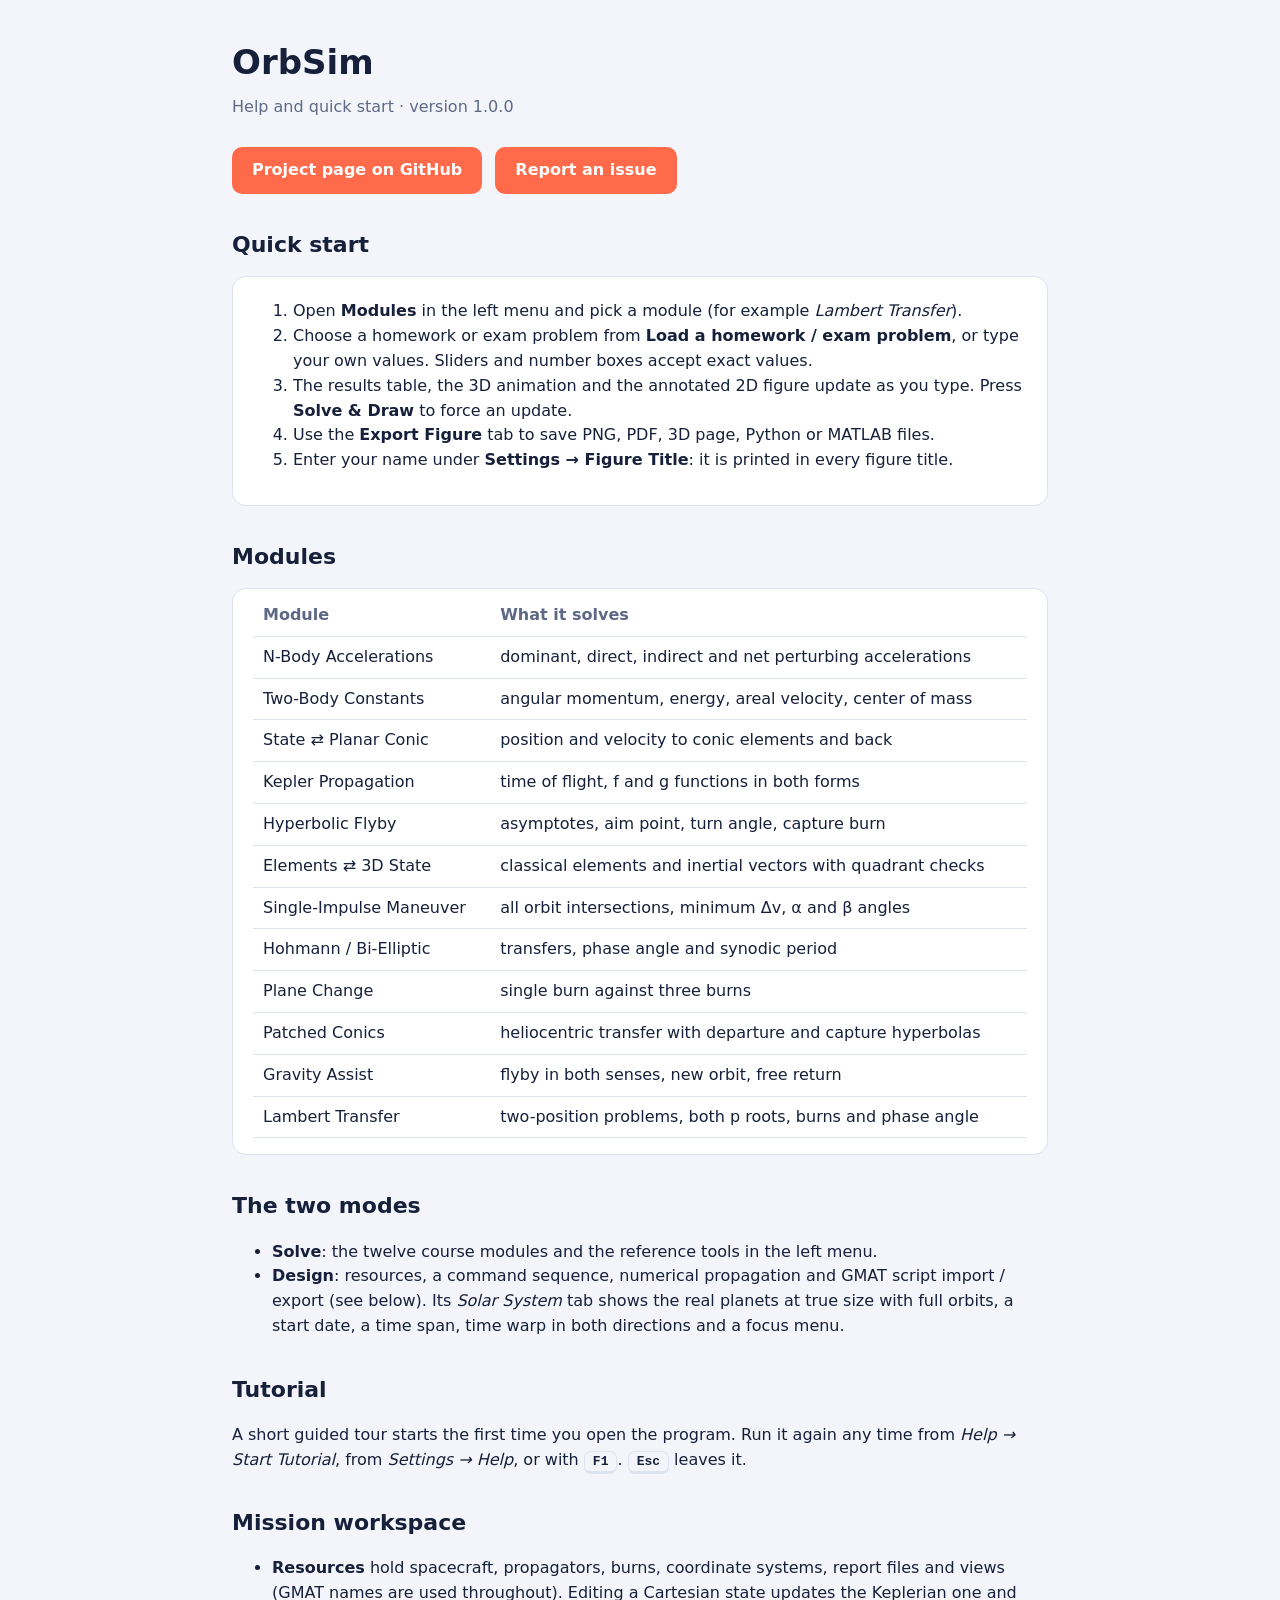
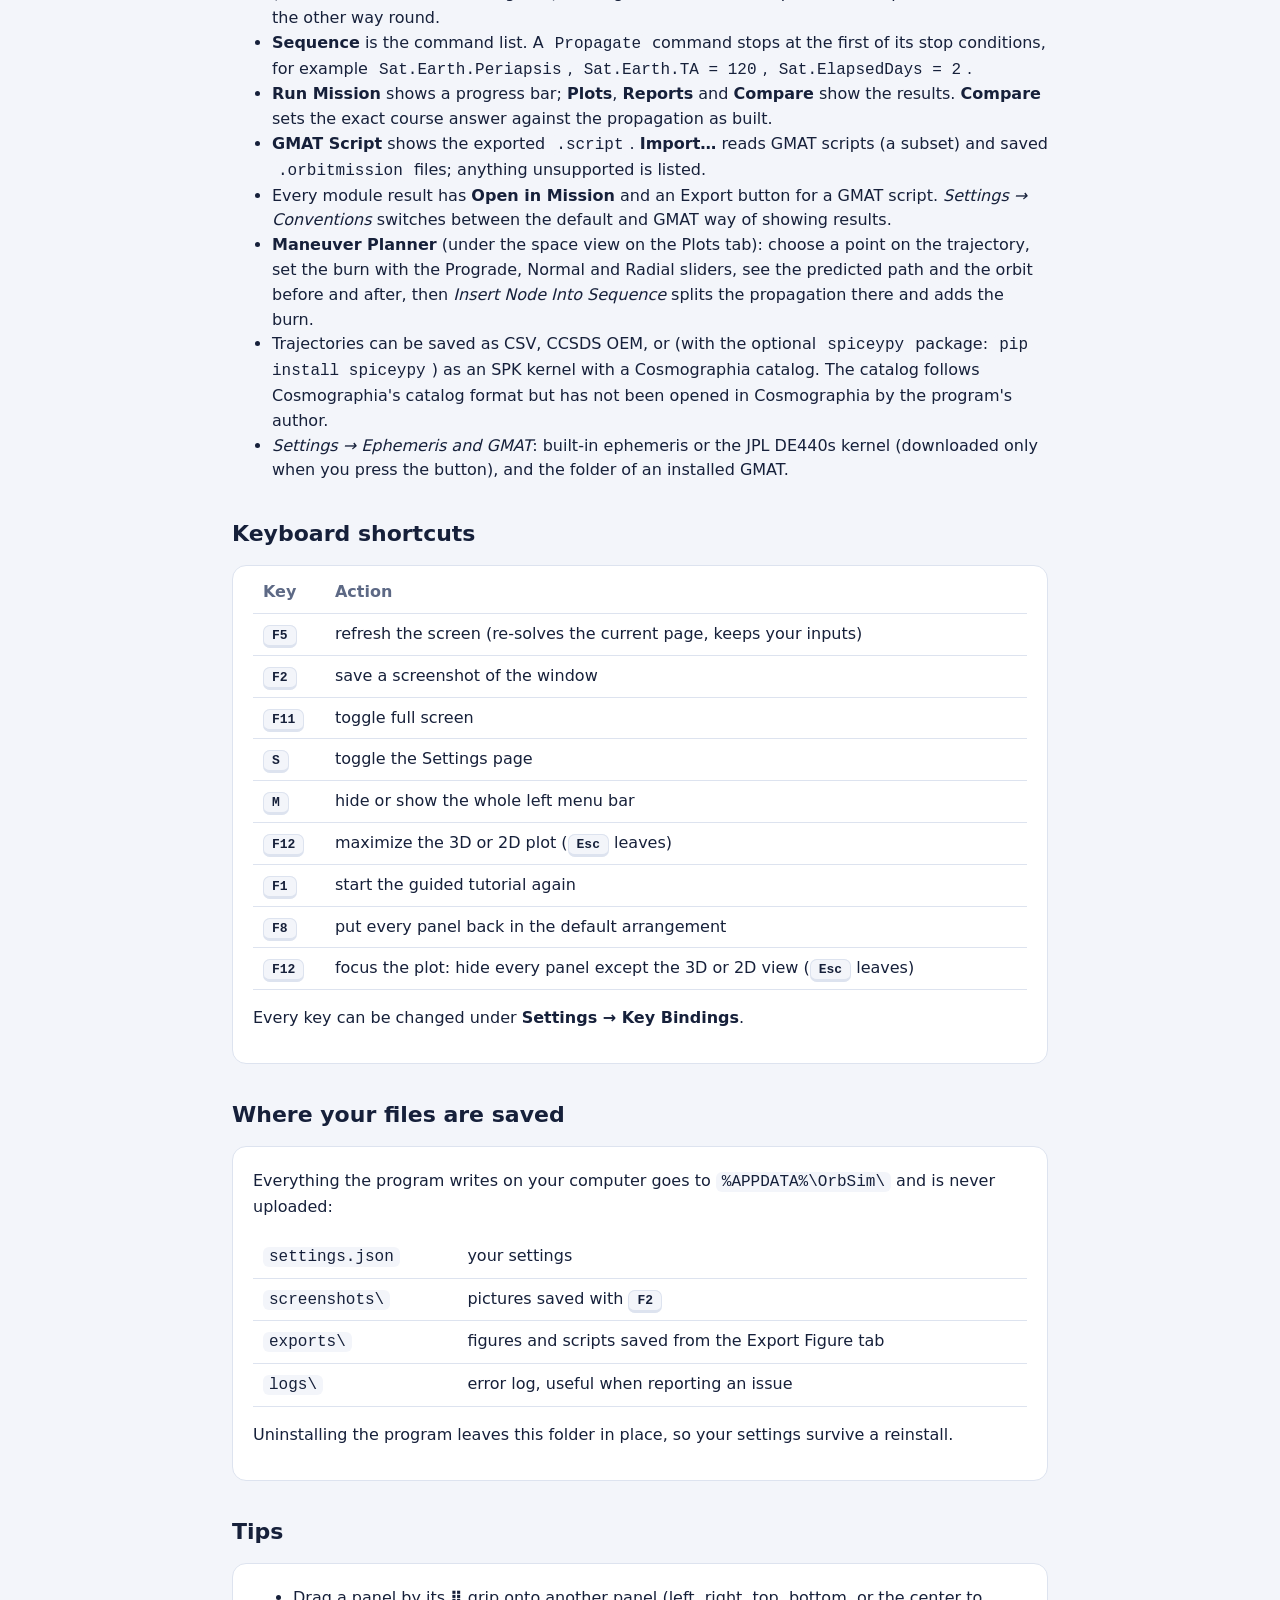
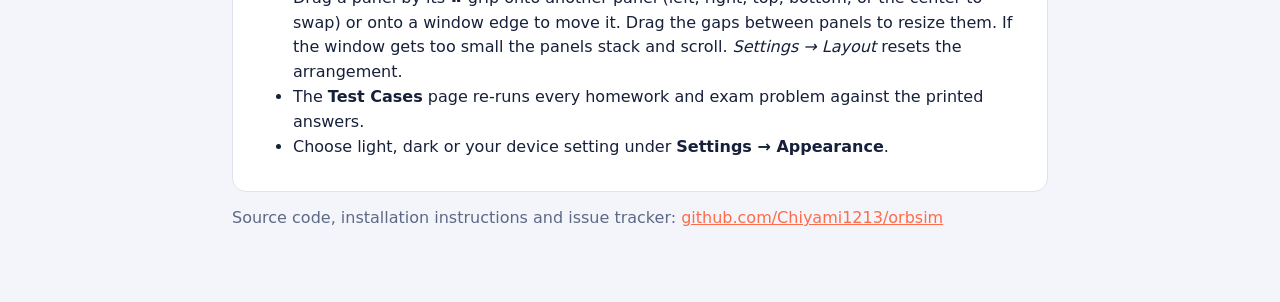
<file: docs/help.html>
<!doctype html>
<html lang="en">
<head>
<meta charset="utf-8">
<meta name="viewport" content="width=device-width,initial-scale=1">
<title>OrbSim Help</title>
<style>
:root{color-scheme:light dark;--bg:#f3f5fa;--card:#fff;--line:#dde3ef;--text:#16203a;--muted:#5d6985;--accent:#ff6b4a}
@media (prefers-color-scheme:dark){:root{--bg:#0f1628;--card:#162039;--line:#223152;--text:#e8ecf5;--muted:#9aa6bf}}
*{box-sizing:border-box}body{margin:0;background:var(--bg);color:var(--text);font:16px/1.55 "Segoe UI",system-ui,sans-serif}
main{max-width:860px;margin:0 auto;padding:36px 22px 60px}
h1{font-size:34px;margin:0 0 6px}h2{margin:34px 0 10px;font-size:22px}h3{margin:18px 0 6px}
.sub{color:var(--muted);margin:0 0 22px}
.card{background:var(--card);border:1px solid var(--line);border-radius:14px;padding:6px 20px 16px;margin:14px 0}
a{color:var(--accent)}kbd{border:1px solid var(--line);border-bottom-width:3px;border-radius:7px;padding:2px 8px;font:600 13px ui-monospace,Consolas,monospace;background:var(--bg)}
table{width:100%;border-collapse:collapse}td,th{padding:8px 10px;border-bottom:1px solid var(--line);text-align:left;vertical-align:top}th{color:var(--muted);font-weight:600}
code{font-family:ui-monospace,Consolas,monospace;background:var(--bg);padding:1px 6px;border-radius:6px}
.btn{display:inline-block;background:var(--accent);color:#fff;text-decoration:none;font-weight:700;border-radius:10px;padding:11px 20px;margin:6px 8px 0 0}
</style>
</head>
<body>
<main>
<h1>OrbSim</h1>
<p class="sub">Help and quick start · version 1.0.0</p>
<a class="btn" href="https://github.com/Chiyami1213/orbsim">Project page on GitHub</a>
<a class="btn" href="https://github.com/Chiyami1213/orbsim/issues">Report an issue</a>

<h2>Quick start</h2>
<div class="card">
<ol>
<li>Open <b>Modules</b> in the left menu and pick a module (for example <i>Lambert Transfer</i>).</li>
<li>Choose a homework or exam problem from <b>Load a homework / exam problem</b>, or type your own values. Sliders and number boxes accept exact values.</li>
<li>The results table, the 3D animation and the annotated 2D figure update as you type. Press <b>Solve &amp; Draw</b> to force an update.</li>
<li>Use the <b>Export Figure</b> tab to save PNG, PDF, 3D page, Python or MATLAB files.</li>
<li>Enter your name under <b>Settings → Figure Title</b>: it is printed in every figure title.</li>
</ol>
</div>

<h2>Modules</h2>
<div class="card"><table>
<tr><th>Module</th><th>What it solves</th></tr>
<tr><td>N-Body Accelerations</td><td>dominant, direct, indirect and net perturbing accelerations</td></tr>
<tr><td>Two-Body Constants</td><td>angular momentum, energy, areal velocity, center of mass</td></tr>
<tr><td>State ⇄ Planar Conic</td><td>position and velocity to conic elements and back</td></tr>
<tr><td>Kepler Propagation</td><td>time of flight, f and g functions in both forms</td></tr>
<tr><td>Hyperbolic Flyby</td><td>asymptotes, aim point, turn angle, capture burn</td></tr>
<tr><td>Elements ⇄ 3D State</td><td>classical elements and inertial vectors with quadrant checks</td></tr>
<tr><td>Single-Impulse Maneuver</td><td>all orbit intersections, minimum Δv, α and β angles</td></tr>
<tr><td>Hohmann / Bi-Elliptic</td><td>transfers, phase angle and synodic period</td></tr>
<tr><td>Plane Change</td><td>single burn against three burns</td></tr>
<tr><td>Patched Conics</td><td>heliocentric transfer with departure and capture hyperbolas</td></tr>
<tr><td>Gravity Assist</td><td>flyby in both senses, new orbit, free return</td></tr>
<tr><td>Lambert Transfer</td><td>two-position problems, both p roots, burns and phase angle</td></tr>
</table></div>

<h2>The two modes</h2>
<ul>
<li><b>Solve</b>: the twelve course modules and the reference tools in the left menu.</li>
<li><b>Design</b>: resources, a command sequence, numerical propagation and GMAT script import / export (see below). Its <i>Solar System</i> tab shows the real planets at true size with full orbits, a start date, a time span, time warp in both directions and a focus menu.</li>
</ul>

<h2>Tutorial</h2>
<p>A short guided tour starts the first time you open the program. Run it again any time from <i>Help → Start Tutorial</i>, from <i>Settings → Help</i>, or with <kbd>F1</kbd>. <kbd>Esc</kbd> leaves it.</p>

<h2>Mission workspace</h2>
<ul>
<li><b>Resources</b> hold spacecraft, propagators, burns, coordinate systems, report files and views (GMAT names are used throughout). Editing a Cartesian state updates the Keplerian one and the other way round.</li>
<li><b>Sequence</b> is the command list. A <code>Propagate</code> command stops at the first of its stop conditions, for example <code>Sat.Earth.Periapsis</code>, <code>Sat.Earth.TA = 120</code>, <code>Sat.ElapsedDays = 2</code>.</li>
<li><b>Run Mission</b> shows a progress bar; <b>Plots</b>, <b>Reports</b> and <b>Compare</b> show the results. <b>Compare</b> sets the exact course answer against the propagation as built.</li>
<li><b>GMAT Script</b> shows the exported <code>.script</code>. <b>Import…</b> reads GMAT scripts (a subset) and saved <code>.orbitmission</code> files; anything unsupported is listed.</li>
<li>Every module result has <b>Open in Mission</b> and an Export button for a GMAT script. <i>Settings → Conventions</i> switches between the default and GMAT way of showing results.</li>
<li><b>Maneuver Planner</b> (under the space view on the Plots tab): choose a point on the trajectory, set the burn with the Prograde, Normal and Radial sliders, see the predicted path and the orbit before and after, then <i>Insert Node Into Sequence</i> splits the propagation there and adds the burn.</li>
<li>Trajectories can be saved as CSV, CCSDS OEM, or (with the optional <code>spiceypy</code> package: <code>pip install spiceypy</code>) as an SPK kernel with a Cosmographia catalog. The catalog follows Cosmographia's catalog format but has not been opened in Cosmographia by the program's author.</li>
<li><i>Settings → Ephemeris and GMAT</i>: built-in ephemeris or the JPL DE440s kernel (downloaded only when you press the button), and the folder of an installed GMAT.</li>
</ul>

<h2>Keyboard shortcuts</h2>
<div class="card"><table>
<tr><th>Key</th><th>Action</th></tr>
<tr><td><kbd>F5</kbd></td><td>refresh the screen (re-solves the current page, keeps your inputs)</td></tr>
<tr><td><kbd>F2</kbd></td><td>save a screenshot of the window</td></tr>
<tr><td><kbd>F11</kbd></td><td>toggle full screen</td></tr>
<tr><td><kbd>S</kbd></td><td>toggle the Settings page</td></tr>
<tr><td><kbd>M</kbd></td><td>hide or show the whole left menu bar</td></tr>
<tr><td><kbd>F12</kbd></td><td>maximize the 3D or 2D plot (<kbd>Esc</kbd> leaves)</td></tr>
<tr><td><kbd>F1</kbd></td><td>start the guided tutorial again</td></tr>
<tr><td><kbd>F8</kbd></td><td>put every panel back in the default arrangement</td></tr>
<tr><td><kbd>F12</kbd></td><td>focus the plot: hide every panel except the 3D or 2D view (<kbd>Esc</kbd> leaves)</td></tr>
</table>
<p>Every key can be changed under <b>Settings → Key Bindings</b>.</p></div>

<h2>Where your files are saved</h2>
<div class="card">
<p>Everything the program writes on your computer goes to <code>%APPDATA%\OrbSim\</code> and is never uploaded:</p>
<table>
<tr><td><code>settings.json</code></td><td>your settings</td></tr>
<tr><td><code>screenshots\</code></td><td>pictures saved with <kbd>F2</kbd></td></tr>
<tr><td><code>exports\</code></td><td>figures and scripts saved from the Export Figure tab</td></tr>
<tr><td><code>logs\</code></td><td>error log, useful when reporting an issue</td></tr>
</table>
<p>Uninstalling the program leaves this folder in place, so your settings survive a reinstall.</p>
</div>

<h2>Tips</h2>
<div class="card">
<ul>
<li>Drag a panel by its <b>⠿</b> grip onto another panel (left, right, top, bottom, or the center to swap) or onto a window edge to move it. Drag the gaps between panels to resize them. If the window gets too small the panels stack and scroll. <i>Settings → Layout</i> resets the arrangement.</li>
<li>The <b>Test Cases</b> page re-runs every homework and exam problem against the printed answers.</li>
<li>Choose light, dark or your device setting under <b>Settings → Appearance</b>.</li>
</ul>
</div>

<p class="sub">Source code, installation instructions and issue tracker:
<a href="https://github.com/Chiyami1213/orbsim">github.com/Chiyami1213/orbsim</a></p>
</main>
</body>
</html>
</file>
